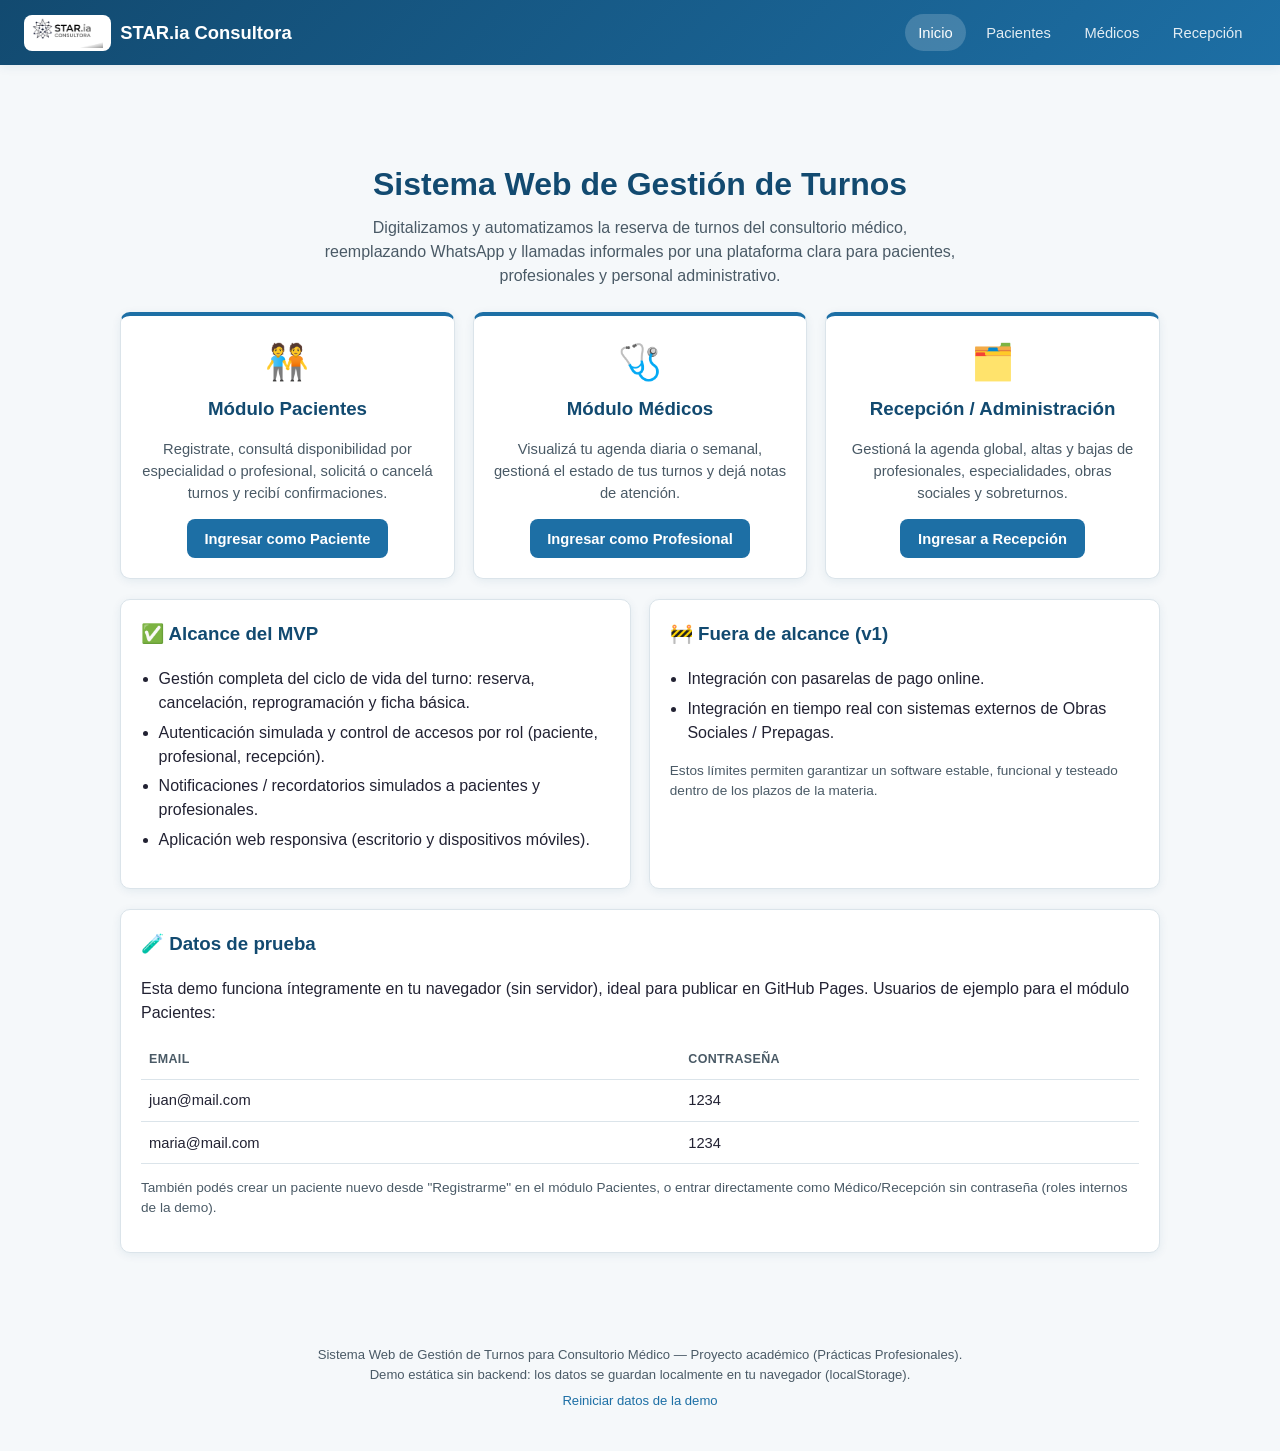
<file: index.html>
<!DOCTYPE html>
<html lang="es">
<head>
<meta charset="UTF-8" />
<meta name="viewport" content="width=device-width, initial-scale=1.0" />
<title>Consultorio Digital · Gestión de Turnos</title>
<link rel="icon" href="favicon.svg" type="image/svg+xml" />
<link rel="stylesheet" href="css/styles.css" />
</head>
<body>

<main class="container">
  <section class="hero">
    <h1>Sistema Web de Gestión de Turnos</h1>
    <p>Digitalizamos y automatizamos la reserva de turnos del consultorio médico, reemplazando WhatsApp y llamadas informales por una plataforma clara para pacientes, profesionales y personal administrativo.</p>
  </section>

  <div id="alertBox"></div>

  <div class="grid-3">
    <div class="card role-card" onclick="location.href='pacientes.html'">
      <div class="icon">🧑‍🤝‍🧑</div>
      <h3>Módulo Pacientes</h3>
      <p>Registrate, consultá disponibilidad por especialidad o profesional, solicitá o cancelá turnos y recibí confirmaciones.</p>
      <span class="btn">Ingresar como Paciente</span>
    </div>
    <div class="card role-card" onclick="location.href='medicos.html'">
      <div class="icon">🩺</div>
      <h3>Módulo Médicos</h3>
      <p>Visualizá tu agenda diaria o semanal, gestioná el estado de tus turnos y dejá notas de atención.</p>
      <span class="btn">Ingresar como Profesional</span>
    </div>
    <div class="card role-card" onclick="location.href='recepcion.html'">
      <div class="icon">🗂️</div>
      <h3>Recepción / Administración</h3>
      <p>Gestioná la agenda global, altas y bajas de profesionales, especialidades, obras sociales y sobreturnos.</p>
      <span class="btn">Ingresar a Recepción</span>
    </div>
  </div>

  <div class="grid-2">
    <div class="card">
      <h3>✅ Alcance del MVP</h3>
      <ul class="scope-list">
        <li>Gestión completa del ciclo de vida del turno: reserva, cancelación, reprogramación y ficha básica.</li>
        <li>Autenticación simulada y control de accesos por rol (paciente, profesional, recepción).</li>
        <li>Notificaciones / recordatorios simulados a pacientes y profesionales.</li>
        <li>Aplicación web responsiva (escritorio y dispositivos móviles).</li>
      </ul>
    </div>
    <div class="card">
      <h3>🚧 Fuera de alcance (v1)</h3>
      <ul class="scope-list">
        <li>Integración con pasarelas de pago online.</li>
        <li>Integración en tiempo real con sistemas externos de Obras Sociales / Prepagas.</li>
      </ul>
      <p style="color:var(--gris-texto);font-size:.85rem;margin-bottom:0">Estos límites permiten garantizar un software estable, funcional y testeado dentro de los plazos de la materia.</p>
    </div>
  </div>

  <div class="card">
    <h3>🧪 Datos de prueba</h3>
    <p style="margin-top:0">Esta demo funciona íntegramente en tu navegador (sin servidor), ideal para publicar en GitHub Pages. Usuarios de ejemplo para el módulo Pacientes:</p>
    <table>
      <thead><tr><th>Email</th><th>Contraseña</th></tr></thead>
      <tbody>
        <tr><td>juan@mail.com</td><td>1234</td></tr>
        <tr><td>maria@mail.com</td><td>1234</td></tr>
      </tbody>
    </table>
    <p style="font-size:.85rem;color:var(--gris-texto)">También podés crear un paciente nuevo desde "Registrarme" en el módulo Pacientes, o entrar directamente como Médico/Recepción sin contraseña (roles internos de la demo).</p>
  </div>
</main>

<script src="js/data.js"></script>
<script src="js/nav.js"></script>
<script>
  renderHeader("inicio");
  renderFooter();
  loadDB(); // asegura que la base de datos de ejemplo exista
</script>
</body>
</html>
</file>
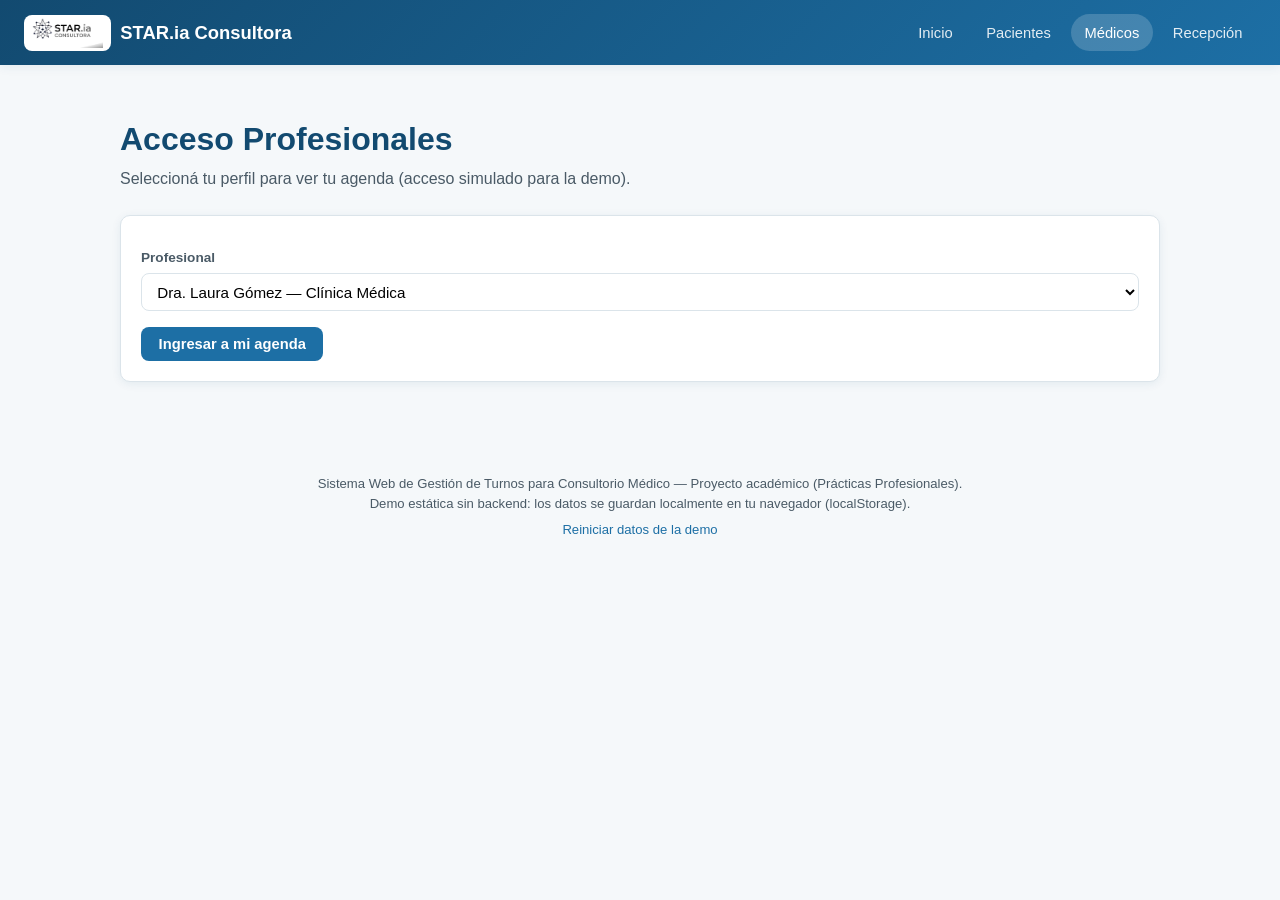
<file: medicos.html>
<!DOCTYPE html>
<html lang="es">
<head>
<meta charset="UTF-8" />
<meta name="viewport" content="width=device-width, initial-scale=1.0" />
<title>Médicos · Consultorio Digital</title>
<link rel="icon" href="favicon.svg" type="image/svg+xml" />
<link rel="stylesheet" href="css/styles.css" />
</head>
<body>

<main class="container" id="mainContainer"></main>

<script src="js/data.js"></script>
<script src="js/nav.js"></script>
<script src="js/medicos.js"></script>
<script>
  renderHeader("medicos");
  renderFooter();
  initMedicos();
</script>
</body>
</html>
</file>
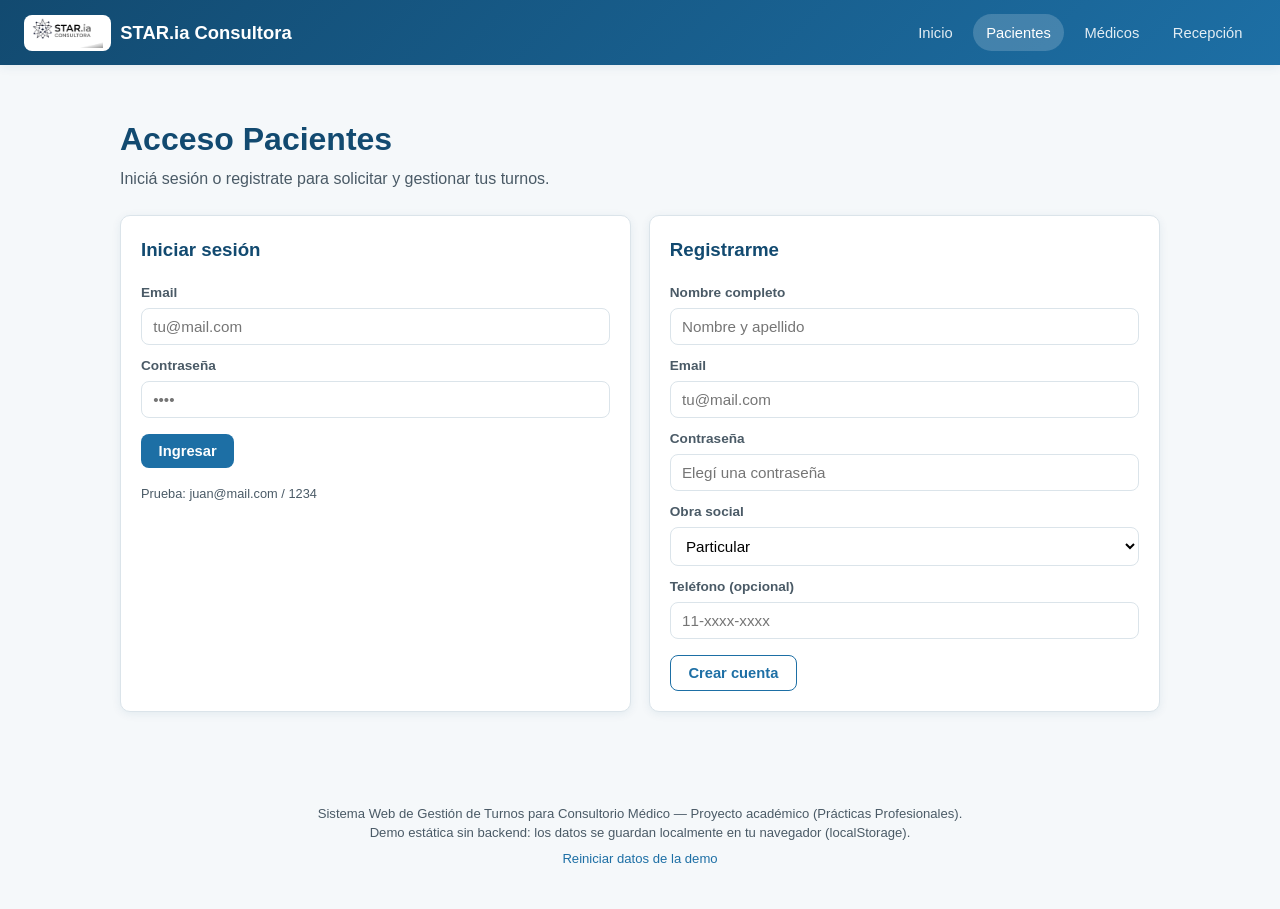
<file: pacientes.html>
<!DOCTYPE html>
<html lang="es">
<head>
<meta charset="UTF-8" />
<meta name="viewport" content="width=device-width, initial-scale=1.0" />
<title>Pacientes · Consultorio Digital</title>
<link rel="icon" href="favicon.svg" type="image/svg+xml" />
<link rel="stylesheet" href="css/styles.css" />
</head>
<body>

<main class="container" id="mainContainer">
  <!-- El contenido se arma dinámicamente según haya o no sesión -->
</main>

<script src="js/data.js"></script>
<script src="js/nav.js"></script>
<script src="js/pacientes.js"></script>
<script>
  renderHeader("pacientes");
  renderFooter();
  initPacientes();
</script>
</body>
</html>
</file>
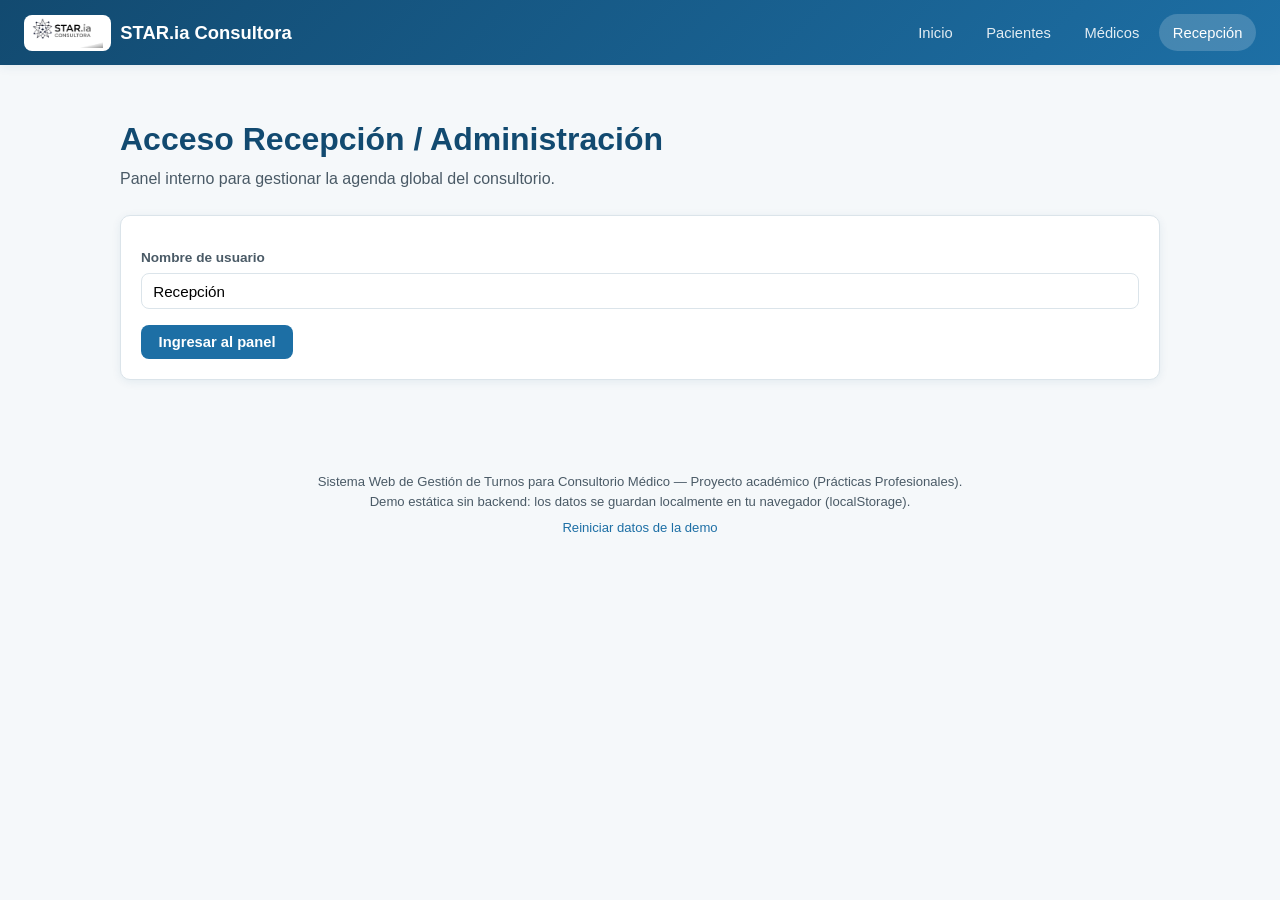
<file: recepcion.html>
<!DOCTYPE html>
<html lang="es">
<head>
<meta charset="UTF-8" />
<meta name="viewport" content="width=device-width, initial-scale=1.0" />
<title>Recepción · Consultorio Digital</title>
<link rel="icon" href="favicon.svg" type="image/svg+xml" />
<link rel="stylesheet" href="css/styles.css" />
</head>
<body>

<main class="container" id="mainContainer"></main>

<script src="js/data.js"></script>
<script src="js/nav.js"></script>
<script src="js/recepcion.js"></script>
<script>
  renderHeader("recepcion");
  renderFooter();
  initRecepcion();
</script>
</body>
</html>
</file>
<file: css/styles.css>
/* ==========================================================
   Sistema de Gestión de Turnos - Consultorio Médico
   Hoja de estilos compartida
   ========================================================== */

:root {
  --azul: #1d6fa5;
  --azul-oscuro: #124a70;
  --azul-claro: #eaf4fb;
  --verde: #2e9e5b;
  --amarillo: #d9a520;
  --rojo: #c94040;
  --gris-borde: #dbe4ea;
  --gris-texto: #4a5a66;
  --fondo: #f5f8fa;
  --blanco: #ffffff;
  --radio: 10px;
  --sombra: 0 2px 10px rgba(18, 74, 112, 0.08);
  font-size: 16px;
}

* {
  box-sizing: border-box;
}

body {
  margin: 0;
  font-family: "Segoe UI", Roboto, Helvetica, Arial, sans-serif;
  background: var(--fondo);
  color: #223;
  line-height: 1.5;
}

a {
  color: var(--azul);
  text-decoration: none;
}

img {
  max-width: 100%;
}

/* ---------- Header / Nav ---------- */
header.topbar {
  background: linear-gradient(135deg, var(--azul-oscuro), var(--azul));
  color: white;
  padding: 0.9rem 1.5rem;
  display: flex;
  align-items: center;
  justify-content: space-between;
  flex-wrap: wrap;
  gap: 0.75rem;
  box-shadow: var(--sombra);
}

header.topbar .brand {
  display: flex;
  align-items: center;
  gap: 0.6rem;
  font-weight: 700;
  font-size: 1.15rem;
}

header.topbar .brand .logo {
  height: 36px;
  padding: 3px 8px;
  border-radius: 8px;
  background: #ffffff;
  display: flex;
  align-items: center;
  justify-content: center;
  font-size: 1.1rem;
}

header.topbar .brand .logo img {
  height: 100%;
  width: auto;
  display: block;
}

nav.mainnav {
  display: flex;
  gap: 0.4rem;
  flex-wrap: wrap;
}

nav.mainnav a {
  color: rgba(255, 255, 255, 0.88);
  padding: 0.45rem 0.85rem;
  border-radius: 20px;
  font-size: 0.92rem;
  transition: background 0.15s ease;
}

nav.mainnav a:hover,
nav.mainnav a.active {
  background: rgba(255, 255, 255, 0.18);
  color: white;
}

.nav-toggle {
  display: none;
  background: rgba(255, 255, 255, 0.15);
  border: none;
  color: white;
  font-size: 1.3rem;
  line-height: 1;
  padding: 0.35rem 0.7rem;
  border-radius: 8px;
  cursor: pointer;
}

.nav-toggle:hover {
  background: rgba(255, 255, 255, 0.28);
}

/* Menú hamburguesa en mobile */
@media (max-width: 720px) {
  .nav-toggle {
    display: inline-flex;
    align-items: center;
    justify-content: center;
  }

  nav.mainnav {
    display: none;
    order: 4;
    width: 100%;
    flex-direction: column;
    gap: 0.2rem;
    margin-top: 0.4rem;
  }

  nav.mainnav.open {
    display: flex;
  }

  nav.mainnav a {
    width: 100%;
    text-align: left;
    border-radius: 8px;
  }
}

.session-chip {
  display: flex;
  align-items: center;
  gap: 0.5rem;
  font-size: 0.85rem;
  color: rgba(255, 255, 255, 0.9);
}

.session-chip button {
  background: rgba(255, 255, 255, 0.15);
  border: none;
  color: white;
  padding: 0.35rem 0.7rem;
  border-radius: 16px;
  cursor: pointer;
  font-size: 0.8rem;
}
.session-chip button:hover {
  background: rgba(255, 255, 255, 0.3);
}

/* ---------- Layout ---------- */
main.container {
  max-width: 1080px;
  margin: 0 auto;
  padding: 1.75rem 1.25rem 3rem;
}

.page-title {
  margin-bottom: 0.3rem;
  color: var(--azul-oscuro);
}
.page-subtitle {
  color: var(--gris-texto);
  margin-top: 0;
  margin-bottom: 1.5rem;
}

/* ---------- Cards ---------- */
.card {
  background: var(--blanco);
  border: 1px solid var(--gris-borde);
  border-radius: var(--radio);
  padding: 1.25rem;
  box-shadow: var(--sombra);
  margin-bottom: 1.25rem;
}

.card h3 {
  margin-top: 0;
  color: var(--azul-oscuro);
}

.grid-3 {
  display: grid;
  grid-template-columns: repeat(3, 1fr);
  gap: 1.1rem;
}
.grid-2 {
  display: grid;
  grid-template-columns: repeat(2, 1fr);
  gap: 1.1rem;
}
@media (max-width: 800px) {
  .grid-3,
  .grid-2 {
    grid-template-columns: 1fr;
  }
}

.role-card {
  text-align: center;
  cursor: pointer;
  transition: transform 0.15s ease, box-shadow 0.15s ease;
  border-top: 4px solid var(--azul);
}
.role-card:hover {
  transform: translateY(-3px);
  box-shadow: 0 6px 18px rgba(18, 74, 112, 0.14);
}
.role-card .icon {
  font-size: 2.2rem;
  margin-bottom: 0.4rem;
}
.role-card h3 {
  margin-bottom: 0.35rem;
}
.role-card p {
  color: var(--gris-texto);
  font-size: 0.92rem;
  min-height: 3.2em;
}

/* ---------- Forms ---------- */
label {
  display: block;
  font-size: 0.85rem;
  font-weight: 600;
  color: var(--gris-texto);
  margin: 0.7rem 0 0.3rem;
}

input,
select,
textarea {
  width: 100%;
  padding: 0.55rem 0.7rem;
  border-radius: 8px;
  border: 1px solid var(--gris-borde);
  font-size: 0.95rem;
  font-family: inherit;
  background: white;
}
input:focus,
select:focus,
textarea:focus {
  outline: 2px solid var(--azul);
  outline-offset: 1px;
}

.btn {
  display: inline-block;
  padding: 0.55rem 1.1rem;
  border-radius: 8px;
  border: none;
  background: var(--azul);
  color: white;
  font-weight: 600;
  cursor: pointer;
  font-size: 0.92rem;
  transition: background 0.15s ease;
}
.btn:hover {
  background: var(--azul-oscuro);
}
.btn.secondary {
  background: var(--blanco);
  color: var(--azul);
  border: 1px solid var(--azul);
}
.btn.secondary:hover {
  background: var(--azul-claro);
}
.btn.danger {
  background: var(--rojo);
}
.btn.danger:hover {
  background: #a53232;
}
.btn.small {
  padding: 0.3rem 0.6rem;
  font-size: 0.78rem;
  border-radius: 6px;
}
.btn[disabled] {
  opacity: 0.5;
  cursor: not-allowed;
}

.actions-row {
  display: flex;
  gap: 0.5rem;
  flex-wrap: wrap;
  margin-top: 1rem;
}

/* ---------- Tables ---------- */
table {
  width: 100%;
  border-collapse: collapse;
  font-size: 0.92rem;
}
th,
td {
  padding: 0.6rem 0.5rem;
  text-align: left;
  border-bottom: 1px solid var(--gris-borde);
  word-break: break-word;
}
th {
  color: var(--gris-texto);
  font-size: 0.78rem;
  text-transform: uppercase;
  letter-spacing: 0.03em;
}
tr:hover td {
  background: var(--azul-claro);
}
.table-wrap {
  overflow-x: auto;
}
@media (max-width: 600px) {
  table {
    font-size: 0.82rem;
  }
  th,
  td {
    padding: 0.45rem 0.35rem;
  }
}

/* Tablas largas con muchas columnas: en mobile se muestran como
   lista de tarjetas en vez de una tabla apretada/superpuesta. */
@media (max-width: 700px) {
  .responsive-table thead {
    display: none;
  }
  .responsive-table,
  .responsive-table tbody,
  .responsive-table tr,
  .responsive-table td {
    display: block;
    width: 100%;
  }
  .responsive-table tr {
    border: 1px solid var(--gris-borde);
    border-radius: 8px;
    padding: 0.6rem 0.75rem;
    margin-bottom: 0.6rem;
  }
  .responsive-table tr:hover td {
    background: none;
  }
  .responsive-table td {
    border-bottom: none;
    padding: 0.3rem 0;
  }
  .responsive-table td[data-label]::before {
    content: attr(data-label);
    display: block;
    font-weight: 600;
    color: var(--gris-texto);
    font-size: 0.72rem;
    text-transform: uppercase;
    letter-spacing: 0.03em;
    margin-bottom: 0.15rem;
  }
}

/* ---------- Badges ---------- */
.badge {
  display: inline-block;
  padding: 0.2rem 0.6rem;
  border-radius: 12px;
  font-size: 0.75rem;
  font-weight: 600;
  background: #eee;
  color: #555;
}
.badge-libre {
  background: #e9edf1;
  color: #55636e;
}
.badge-pendiente {
  background: #fbeecb;
  color: #8a6210;
}
.badge-confirmado {
  background: #dcf0e2;
  color: #1e6e3d;
}
.badge-atendido {
  background: #dbe8f5;
  color: #1d5b8f;
}
.badge-ausente {
  background: #f6dcdc;
  color: #a53232;
}
.badge-cancelado {
  background: #eee;
  color: #888;
}

/* ---------- Misc ---------- */
.pill-group {
  display: flex;
  flex-wrap: wrap;
  gap: 0.4rem;
  margin: 0.5rem 0 1rem;
}
.pill {
  padding: 0.35rem 0.8rem;
  border-radius: 18px;
  border: 1px solid var(--gris-borde);
  background: white;
  cursor: pointer;
  font-size: 0.85rem;
}
.pill.active {
  background: var(--azul);
  color: white;
  border-color: var(--azul);
}

.slot {
  border: 1px solid var(--gris-borde);
  border-radius: 8px;
  padding: 0.5rem 0.7rem;
  cursor: pointer;
  text-align: center;
  font-size: 0.88rem;
  background: white;
}
.slot:hover {
  border-color: var(--azul);
}
.slot.selected {
  background: var(--azul);
  color: white;
  border-color: var(--azul);
}
.slot.ocupado {
  background: #eef0f2;
  color: #9aa4ac;
  cursor: not-allowed;
  border-style: dashed;
}
.slot.ocupado:hover {
  border-color: var(--gris-borde);
}
.slot-grid {
  display: grid;
  grid-template-columns: repeat(auto-fill, minmax(90px, 1fr));
  gap: 0.5rem;
  margin: 0.75rem 0;
}

.wizard-steps {
  display: flex;
  gap: 0.4rem;
  margin-bottom: 1.25rem;
  flex-wrap: wrap;
}
.wizard-steps span {
  padding: 0.3rem 0.75rem;
  border-radius: 14px;
  background: #eef2f5;
  color: var(--gris-texto);
  font-size: 0.82rem;
}
.wizard-steps span.active {
  background: var(--azul);
  color: white;
  font-weight: 600;
}
.wizard-steps span.done {
  background: var(--verde);
  color: white;
}

.alert {
  padding: 0.7rem 1rem;
  border-radius: 8px;
  margin-bottom: 1rem;
  font-size: 0.9rem;
}
.alert-success {
  background: #dcf0e2;
  color: #1e6e3d;
  border: 1px solid #b6dfc3;
}
.alert-error {
  background: #f6dcdc;
  color: #a53232;
  border: 1px solid #e6b6b6;
}
.alert-info {
  background: var(--azul-claro);
  color: var(--azul-oscuro);
  border: 1px solid #bcdcf0;
}

.empty-state {
  text-align: center;
  color: var(--gris-texto);
  padding: 2rem 1rem;
}

footer.sitefooter {
  text-align: center;
  color: var(--gris-texto);
  font-size: 0.82rem;
  padding: 1.5rem 1rem 2.5rem;
}

.tag-list {
  display: flex;
  flex-wrap: wrap;
  gap: 0.35rem;
  margin: 0.4rem 0;
}
.tag {
  display: inline-block;
  background: var(--azul-claro);
  color: var(--azul-oscuro);
  font-size: 0.75rem;
  padding: 0.2rem 0.55rem;
  border-radius: 10px;
  margin: 0.1rem 0.2rem 0.1rem 0;
  white-space: nowrap;
}

.flex-between {
  display: flex;
  justify-content: space-between;
  align-items: center;
  flex-wrap: wrap;
  gap: 0.5rem;
}

.section-divider {
  border: none;
  border-top: 1px solid var(--gris-borde);
  margin: 1.25rem 0;
}

.hero {
  text-align: center;
  padding: 2.5rem 1rem 1.5rem;
}
.hero h1 {
  color: var(--azul-oscuro);
  font-size: 2rem;
  margin-bottom: 0.5rem;
}
.hero p {
  color: var(--gris-texto);
  max-width: 640px;
  margin: 0 auto;
}

.scope-list {
  padding-left: 1.1rem;
}
.scope-list li {
  margin-bottom: 0.35rem;
}

.two-col-panel {
  display: grid;
  grid-template-columns: 260px 1fr;
  gap: 1.25rem;
}
@media (max-width: 800px) {
  .two-col-panel {
    grid-template-columns: 1fr;
  }
}

.sidebar-list {
  list-style: none;
  padding: 0;
  margin: 0;
}
.sidebar-list li {
  padding: 0.55rem 0.7rem;
  border-radius: 8px;
  cursor: pointer;
  margin-bottom: 0.25rem;
  font-size: 0.9rem;
}
.sidebar-list li:hover {
  background: var(--azul-claro);
}
.sidebar-list li.active {
  background: var(--azul);
  color: white;
}
</file>
